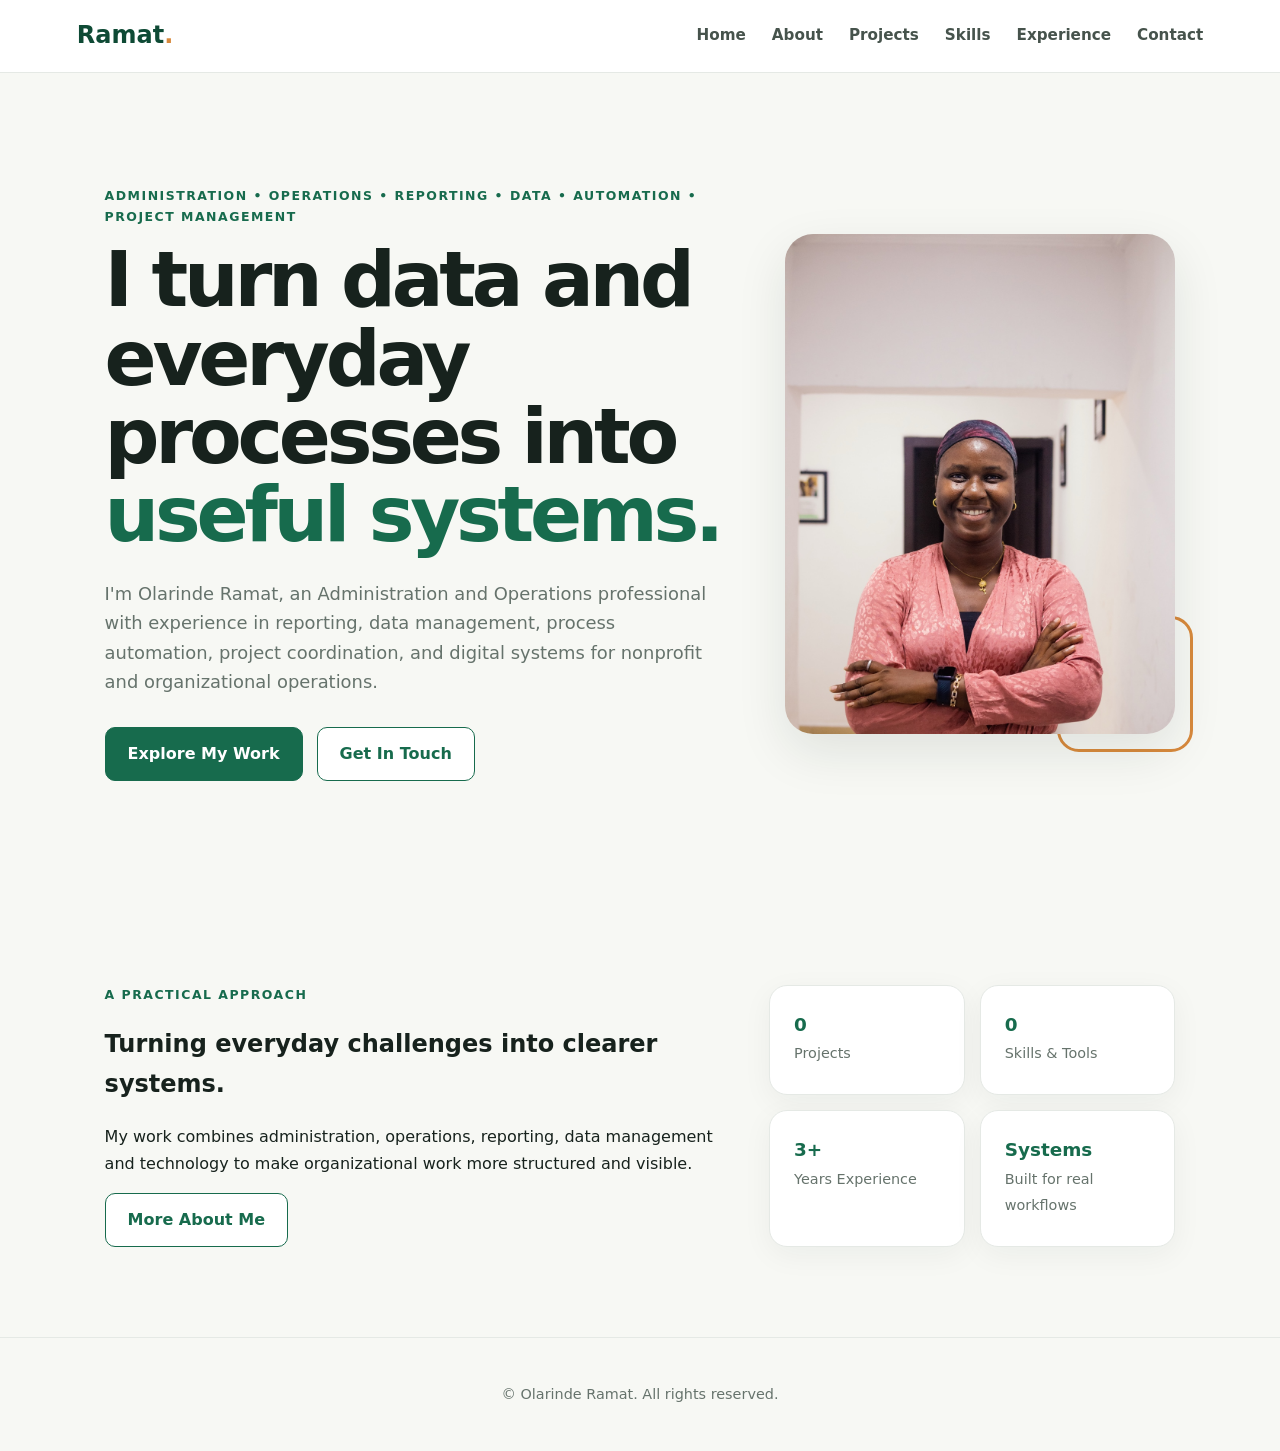
<file: index.html>
<!DOCTYPE html><html lang="en"><head><meta charset="UTF-8"><meta name="viewport" content="width=device-width, initial-scale=1.0"><meta name="description" content="Olarinde Ramat's professional portfolio showcasing administration, operations, reporting, data, automation and digital systems."><title>Olarinde Ramat | Portfolio</title><link rel="stylesheet" href="style.css"></head><body>
<header class="navbar"><a href="index.html" class="logo">Ramat<span>.</span></a><nav id="navMenu"><a href="index.html">Home</a><a href="about.html">About</a><a href="projects.html">Projects</a><a href="skills.html">Skills</a><a href="experience.html">Experience</a><a href="contact.html">Contact</a></nav><button id="menuButton" class="menu-button" aria-label="Open navigation">☰</button></header>
<main><section class="hero section"><div class="hero-content"><p class="eyebrow">ADMINISTRATION • OPERATIONS • REPORTING • DATA • AUTOMATION • PROJECT MANAGEMENT</p><h1>I turn data and everyday processes into <span>useful systems.</span></h1><p class="hero-text">I'm Olarinde Ramat, an Administration and Operations professional with experience in reporting, data management, process automation, project coordination, and digital systems for nonprofit and organizational operations.</p><div class="hero-buttons"><a href="projects.html" class="button primary">Explore My Work</a><a href="contact.html" class="button secondary">Get In Touch</a></div></div><div class="hero-profile"><img src="images/profile.jpg" alt="Olarinde Ramat, portfolio profile photo"></div></section><section class="section"><div class="about-grid"><div><p class="eyebrow">A PRACTICAL APPROACH</p><h2>Turning everyday challenges into clearer systems.</h2><p>My work combines administration, operations, reporting, data management and technology to make organizational work more structured and visible.</p><a href="about.html" class="button secondary">More About Me</a></div><div class="about-highlights"><div class="highlight"><strong id="projectCount">0</strong><span>Projects</span></div><div class="highlight"><strong id="skillCount">0</strong><span>Skills & Tools</span></div><div class="highlight"><strong>3+</strong><span>Years Experience</span></div><div class="highlight"><strong>Systems</strong><span>Built for real workflows</span></div></div></div></section></main><footer><p>© <span id="year"></span> Olarinde Ramat. All rights reserved.</p></footer><script src="script.js"></script></body></html>
</file>
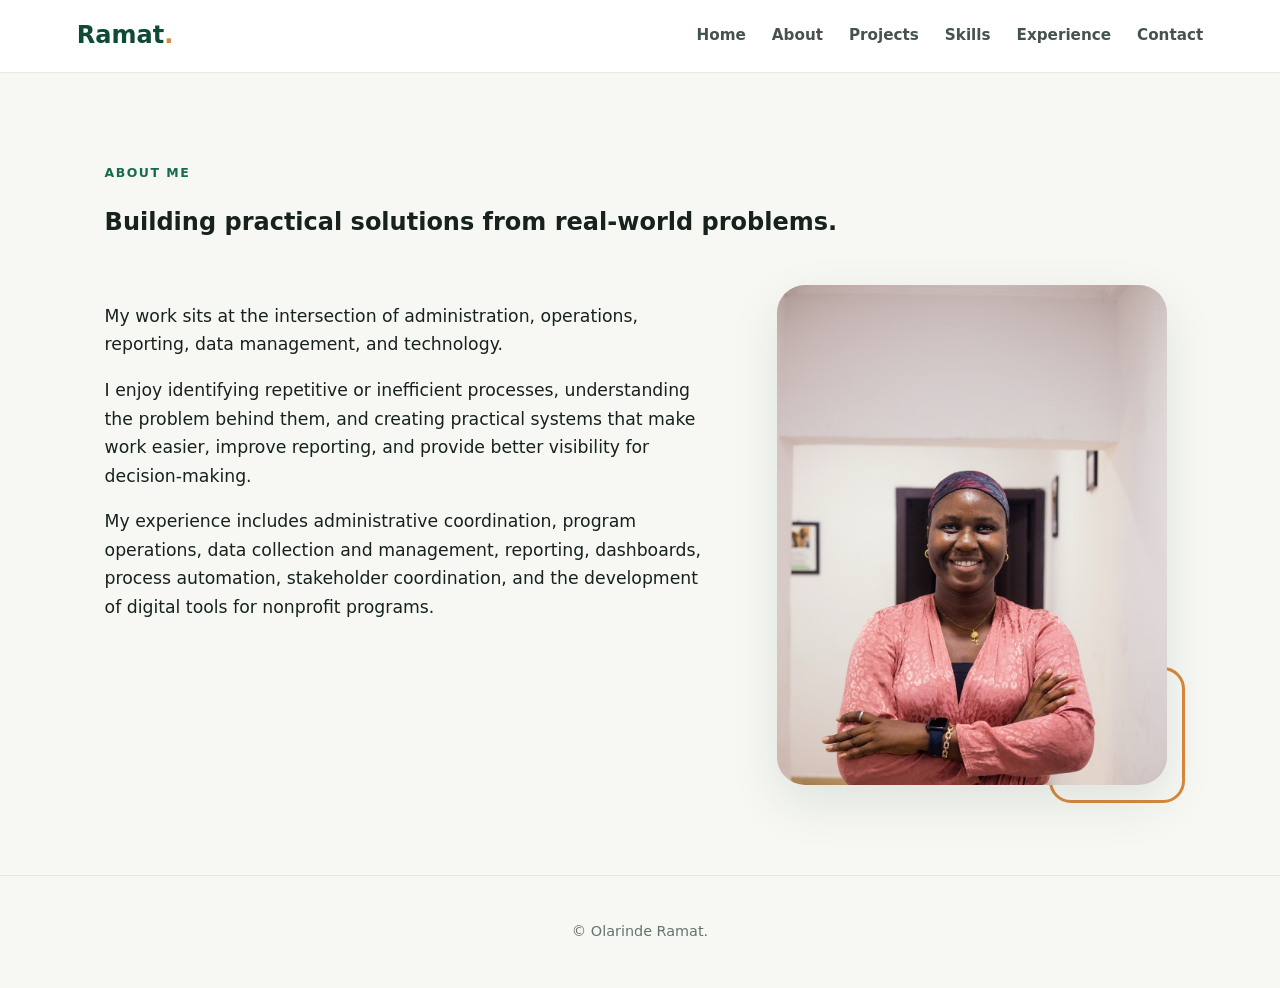
<file: about.html>
<!DOCTYPE html><html lang="en"><head><meta charset="UTF-8"><meta name="viewport" content="width=device-width, initial-scale=1.0"><title>About | Olarinde Ramat</title><link rel="stylesheet" href="style.css"></head><body><header class="navbar"><a href="index.html" class="logo">Ramat<span>.</span></a><nav id="navMenu"><a href="index.html">Home</a><a href="about.html">About</a><a href="projects.html">Projects</a><a href="skills.html">Skills</a><a href="experience.html">Experience</a><a href="contact.html">Contact</a></nav><button id="menuButton" class="menu-button">☰</button></header><main><section class="section"><div class="section-heading"><p class="eyebrow">ABOUT ME</p><h1>Building practical solutions from real-world problems.</h1></div><div class="about-grid"><div class="about-text"><p>My work sits at the intersection of administration, operations, reporting, data management, and technology.</p><p>I enjoy identifying repetitive or inefficient processes, understanding the problem behind them, and creating practical systems that make work easier, improve reporting, and provide better visibility for decision-making.</p><p>My experience includes administrative coordination, program operations, data collection and management, reporting, dashboards, process automation, stakeholder coordination, and the development of digital tools for nonprofit programs.</p></div><div class="hero-profile"><img src="images/profile.jpg" alt="Olarinde Ramat"></div></div></section></main><footer><p>© <span id="year"></span> Olarinde Ramat.</p></footer><script src="script.js"></script></body></html>
</file>
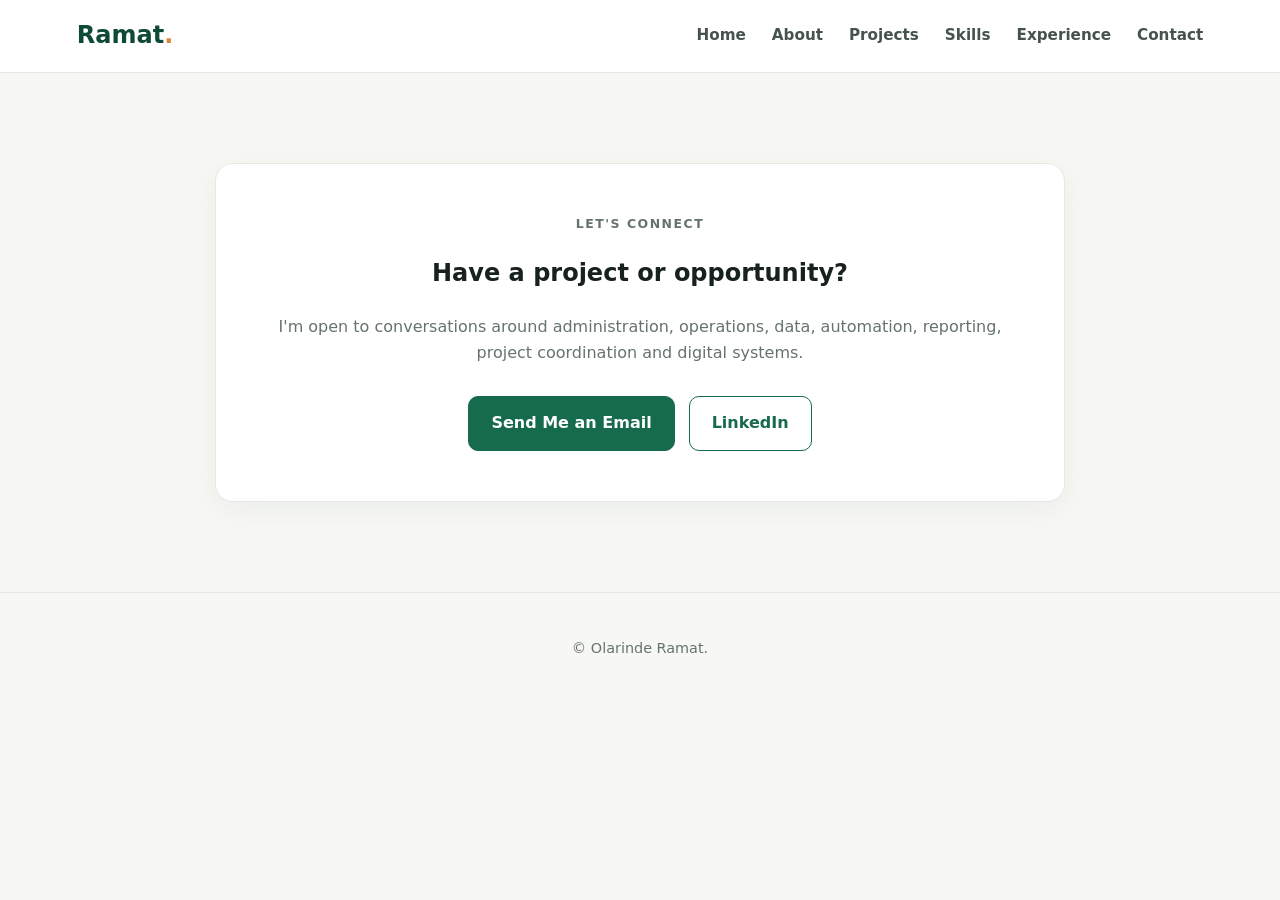
<file: contact.html>
<!DOCTYPE html><html lang="en"><head><meta charset="UTF-8"><meta name="viewport" content="width=device-width, initial-scale=1.0"><title>Contact | Olarinde Ramat</title><link rel="stylesheet" href="style.css"></head><body><header class="navbar"><a href="index.html" class="logo">Ramat<span>.</span></a><nav id="navMenu"><a href="index.html">Home</a><a href="about.html">About</a><a href="projects.html">Projects</a><a href="skills.html">Skills</a><a href="experience.html">Experience</a><a href="contact.html">Contact</a></nav><button id="menuButton" class="menu-button">☰</button></header><main><section class="section"><div class="contact-card"><p class="eyebrow">LET'S CONNECT</p><h1>Have a project or opportunity?</h1><p>I'm open to conversations around administration, operations, data, automation, reporting, project coordination and digital systems.</p><div class="hero-buttons" style="justify-content:center"><a href="mailto:olarinde.ramat@gmail.com" class="button primary">Send Me an Email</a><a href="https://www.linkedin.com/in/ramatolarinde" target="_blank" rel="noopener" class="button secondary">LinkedIn</a></div></div></section></main><footer><p>© <span id="year"></span> Olarinde Ramat.</p></footer><script src="script.js"></script></body></html>
</file>
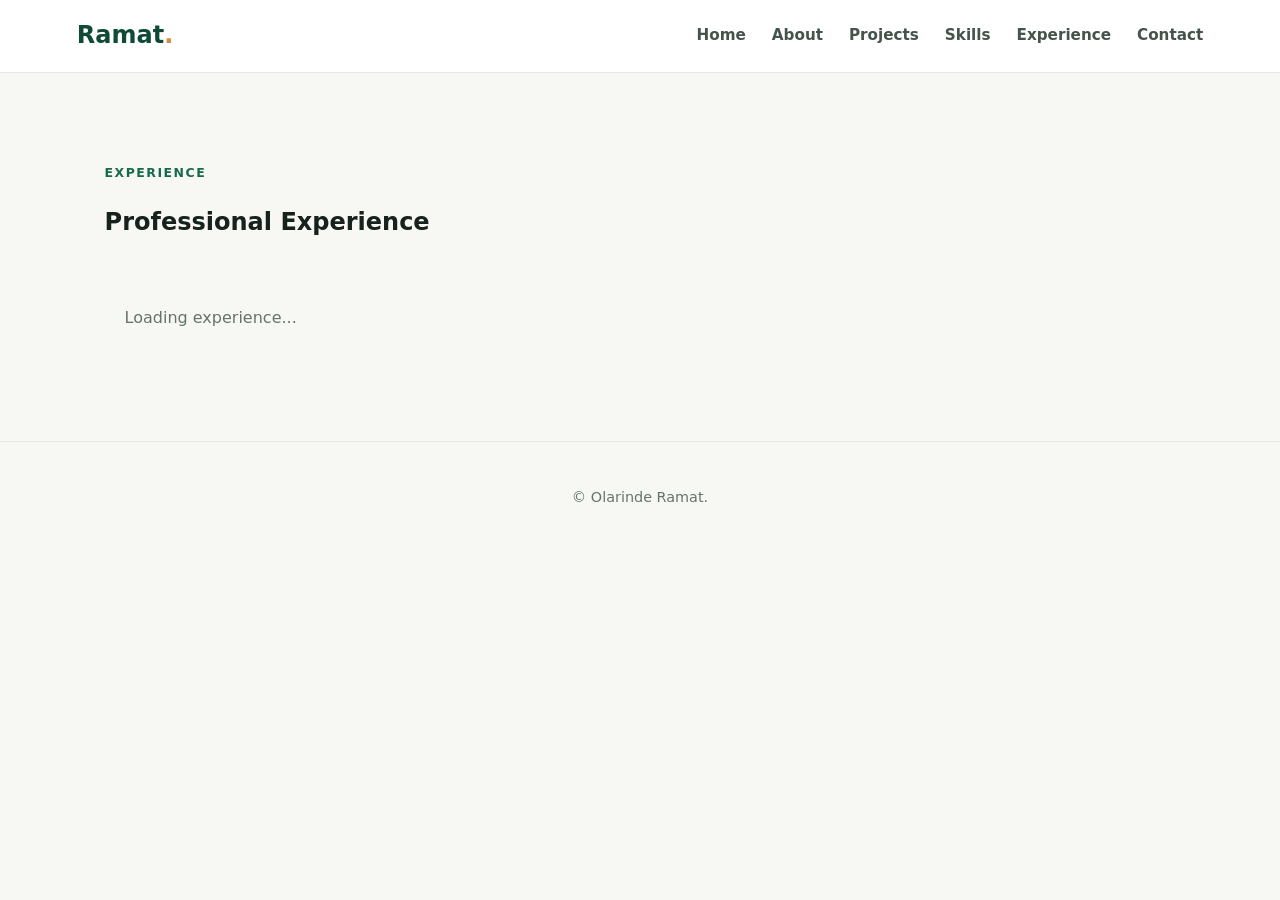
<file: experience.html>
<!DOCTYPE html><html lang="en"><head><meta charset="UTF-8"><meta name="viewport" content="width=device-width, initial-scale=1.0"><title>Experience | Olarinde Ramat</title><link rel="stylesheet" href="style.css"></head><body><header class="navbar"><a href="index.html" class="logo">Ramat<span>.</span></a><nav id="navMenu"><a href="index.html">Home</a><a href="about.html">About</a><a href="projects.html">Projects</a><a href="skills.html">Skills</a><a href="experience.html">Experience</a><a href="contact.html">Contact</a></nav><button id="menuButton" class="menu-button">☰</button></header><main><section class="section"><div class="section-heading"><p class="eyebrow">EXPERIENCE</p><h1>Professional Experience</h1></div><div id="experienceList" class="experience-list"><div class="loading">Loading experience...</div></div></section></main><footer><p>© <span id="year"></span> Olarinde Ramat.</p></footer><script src="script.js"></script></body></html>
</file>
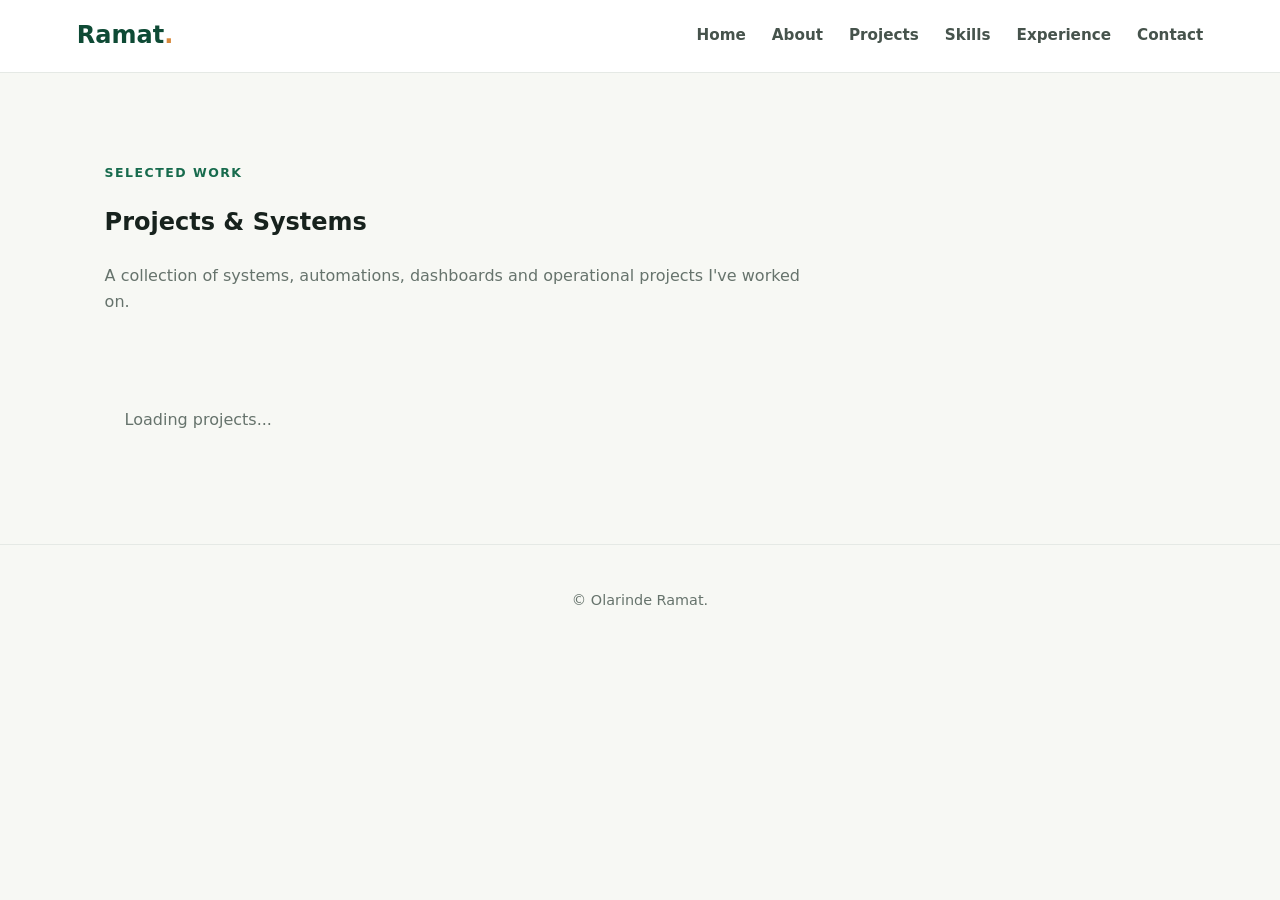
<file: projects.html>
<!DOCTYPE html><html lang="en"><head><meta charset="UTF-8"><meta name="viewport" content="width=device-width, initial-scale=1.0"><title>Projects | Olarinde Ramat</title><link rel="stylesheet" href="style.css"></head><body><header class="navbar"><a href="index.html" class="logo">Ramat<span>.</span></a><nav id="navMenu"><a href="index.html">Home</a><a href="about.html">About</a><a href="projects.html">Projects</a><a href="skills.html">Skills</a><a href="experience.html">Experience</a><a href="contact.html">Contact</a></nav><button id="menuButton" class="menu-button">☰</button></header><main><section class="section projects-section"><div class="section-heading"><p class="eyebrow">SELECTED WORK</p><h1>Projects & Systems</h1><p>A collection of systems, automations, dashboards and operational projects I've worked on.</p></div><div id="categoryFilters" class="filters"></div><div id="projectsGrid" class="projects-grid"><div class="loading">Loading projects...</div></div></section></main><footer><p>© <span id="year"></span> Olarinde Ramat.</p></footer><div id="projectModal" class="modal" aria-hidden="true"><div class="modal-overlay"></div><div class="modal-content"><button id="closeModal" class="close-modal">×</button><div id="modalBody"></div></div></div><script src="script.js"></script></body></html>
</file>
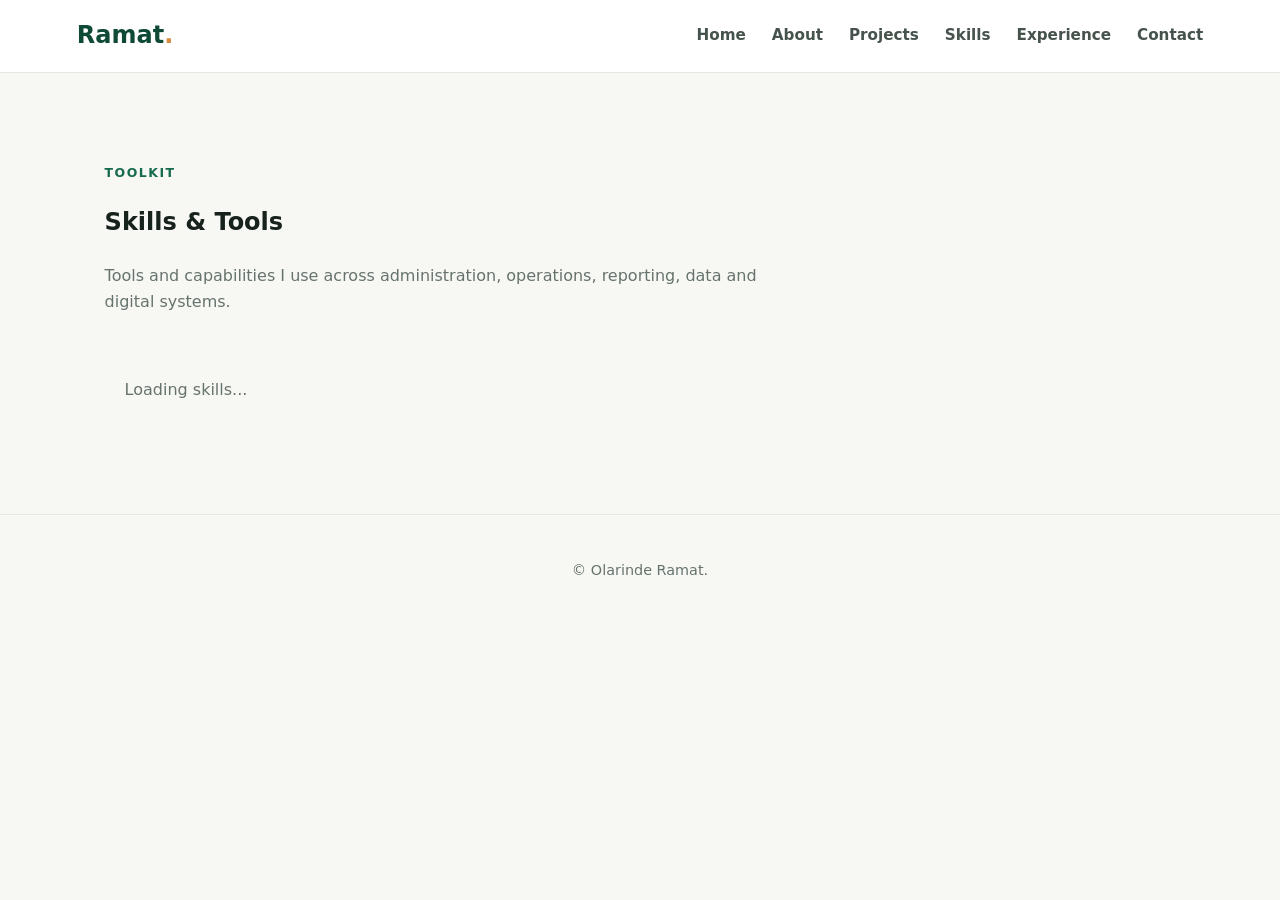
<file: skills.html>
<!DOCTYPE html><html lang="en"><head><meta charset="UTF-8"><meta name="viewport" content="width=device-width, initial-scale=1.0"><title>Skills | Olarinde Ramat</title><link rel="stylesheet" href="style.css"></head><body><header class="navbar"><a href="index.html" class="logo">Ramat<span>.</span></a><nav id="navMenu"><a href="index.html">Home</a><a href="about.html">About</a><a href="projects.html">Projects</a><a href="skills.html">Skills</a><a href="experience.html">Experience</a><a href="contact.html">Contact</a></nav><button id="menuButton" class="menu-button">☰</button></header><main><section class="section"><div class="section-heading"><p class="eyebrow">TOOLKIT</p><h1>Skills & Tools</h1><p>Tools and capabilities I use across administration, operations, reporting, data and digital systems.</p></div><div id="skillsGrid" class="skills-grid"><div class="loading">Loading skills...</div></div></section></main><footer><p>© <span id="year"></span> Olarinde Ramat.</p></footer><script src="script.js"></script></body></html>
</file>
<file: style.css>
:root{--green:#176b4d;--green-dark:#0e4a35;--orange:#d8893c;--cream:#f7f8f4;--text:#17221d;--muted:#66736c;--white:#fff;--border:#e5e9e5;--shadow:0 18px 50px rgba(18,43,31,.10)}*{box-sizing:border-box}html{scroll-behavior:smooth}body{margin:0;font-family:Inter,system-ui,-apple-system,BlinkMacSystemFont,"Segoe UI",sans-serif;color:var(--text);background:var(--cream);line-height:1.65}a{text-decoration:none;color:inherit}.navbar{position:sticky;top:0;z-index:50;background:rgba(255,255,255,.94);backdrop-filter:blur(12px);border-bottom:1px solid var(--border);display:flex;align-items:center;justify-content:space-between;padding:16px 6%;}.logo{font-size:1.5rem;font-weight:800;color:var(--green-dark)}.logo span{color:var(--orange)}nav{display:flex;gap:26px;align-items:center}nav a{font-weight:600;color:#46534c;font-size:.95rem}nav a:hover,nav a.active{color:var(--green)}.menu-button{display:none;border:0;background:none;font-size:1.6rem}.section{padding:90px 7%;max-width:1250px;margin:auto}.hero{min-height:calc(100vh - 78px);display:grid;grid-template-columns:1.25fr .75fr;gap:60px;align-items:center}.eyebrow{color:var(--green);font-size:.78rem;font-weight:800;letter-spacing:.12em;margin:0 0 14px}.hero h1{font-size:clamp(2.8rem,6vw,5.5rem);line-height:1.02;max-width:800px;margin:0 0 24px;letter-spacing:-.055em}.hero h1 span{color:var(--green)}.hero-text{font-size:1.12rem;color:var(--muted);max-width:700px}.hero-buttons{display:flex;gap:14px;flex-wrap:wrap;margin-top:30px}.button{display:inline-block;padding:13px 22px;border-radius:10px;font-weight:750;border:1px solid var(--green)}.button.primary{background:var(--green);color:#fff}.button.secondary{color:var(--green);background:#fff}.hero-profile{justify-self:center;position:relative}.hero-profile img{width:min(390px,75vw);height:500px;object-fit:cover;object-position:center top;border-radius:28px;box-shadow:var(--shadow);display:block}.hero-profile:after{content:"";position:absolute;right:-18px;bottom:-18px;width:130px;height:130px;border:3px solid var(--orange);border-radius:22px;z-index:-1}.section-heading{margin-bottom:42px}.section-heading h2{font-size:clamp(2rem,4vw,3.5rem);line-height:1.1;margin:0 0 14px;letter-spacing:-.035em}.section-heading>p:last-child{color:var(--muted);max-width:700px}.about-grid,.contact-grid{display:grid;grid-template-columns:1.2fr .8fr;gap:55px}.about-text p{font-size:1.08rem}.about-highlights{display:grid;grid-template-columns:1fr 1fr;gap:15px}.highlight,.skill-card,.project-card,.experience-card,.contact-card{background:#fff;border:1px solid var(--border);border-radius:18px;box-shadow:0 8px 30px rgba(18,43,31,.05)}.highlight{padding:24px}.highlight strong{display:block;color:var(--green);font-size:1.15rem}.highlight span{color:var(--muted);font-size:.9rem}.filters{display:flex;gap:10px;flex-wrap:wrap;margin-bottom:30px}.filter{border:1px solid var(--border);background:#fff;padding:9px 15px;border-radius:999px;cursor:pointer}.filter.active,.filter:hover{background:var(--green);color:#fff;border-color:var(--green)}.projects-grid{display:grid;grid-template-columns:repeat(3,1fr);gap:22px}.project-card{overflow:hidden}.project-image{height:190px;background:#e9efeb;display:flex;align-items:center;justify-content:center;color:var(--muted)}.project-image img{width:100%;height:100%;object-fit:cover}.project-body{padding:22px}.project-body h3{margin:0 0 8px}.project-body p{color:var(--muted);font-size:.92rem}.project-category{font-size:.72rem;text-transform:uppercase;letter-spacing:.1em;color:var(--green);font-weight:800}.project-link{color:var(--green);font-weight:700}.skills-grid{display:grid;grid-template-columns:repeat(3,1fr);gap:18px}.skill-card{padding:22px}.skill-card h3{margin:0 0 5px}.skill-card p{margin:0;color:var(--muted);font-size:.9rem}.experience-list{display:grid;gap:18px}.experience-card{padding:26px}.experience-card h3{margin:0}.experience-meta{color:var(--green);font-weight:700}.experience-card p{color:var(--muted)}.contact-card{padding:50px;text-align:center;max-width:850px;margin:auto}.contact-card p{color:var(--muted)}footer{padding:30px 7%;border-top:1px solid var(--border);text-align:center;color:var(--muted);font-size:.9rem}.loading{color:var(--muted);padding:20px}.modal{display:none;position:fixed;inset:0;z-index:100}.modal.show{display:block}.modal-overlay{position:absolute;inset:0;background:rgba(0,0,0,.55)}.modal-content{position:relative;background:#fff;width:min(850px,92vw);max-height:88vh;overflow:auto;margin:6vh auto;border-radius:20px;padding:35px}.close-modal{position:absolute;right:18px;top:14px;border:0;background:none;font-size:2rem;cursor:pointer}.modal-content h2{margin-top:0}.modal-content p{color:var(--muted)}@media(max-width:900px){.hero{grid-template-columns:1fr;text-align:center}.hero-profile{order:-1}.hero-profile img{height:430px}.hero-buttons{justify-content:center}.about-grid,.contact-grid{grid-template-columns:1fr}.projects-grid{grid-template-columns:repeat(2,1fr)}.skills-grid{grid-template-columns:repeat(2,1fr)}}@media(max-width:680px){
.navbar{padding:14px 5%;position:sticky;top:0;z-index:200;}
.menu-button{display:block;position:relative;z-index:230;width:44px;height:44px;border:1px solid var(--border);border-radius:10px;background:#fff;color:var(--green-dark);font-size:1.5rem;line-height:1;cursor:pointer;}
nav{display:flex;position:fixed;top:0;right:0;bottom:0;left:auto;width:min(78vw,300px);height:100vh;background:#fff;padding:88px 24px 30px;flex-direction:column;align-items:flex-start;gap:6px;border-left:1px solid var(--border);box-shadow:-18px 0 45px rgba(18,43,31,.16);transform:translateX(105%);transition:transform .28s ease;z-index:220;overflow-y:auto;}
nav.open{transform:translateX(0);}
nav a{width:100%;padding:13px 14px;border-radius:10px;font-size:1rem;}
nav a:hover,nav a.active{background:#f1f6f3;color:var(--green);}
.nav-overlay{position:fixed;inset:0;background:rgba(10,25,18,.45);opacity:0;visibility:hidden;transition:opacity .28s ease,visibility .28s ease;z-index:190;}
.nav-overlay.show{opacity:1;visibility:visible;}
body.menu-open{overflow:hidden;}
.section{padding:65px 5%}.hero{min-height:auto;padding-top:55px}.hero h1{font-size:2.7rem}.hero-profile img{width:280px;height:360px}.projects-grid,.skills-grid,.about-highlights{grid-template-columns:1fr}.contact-card{padding:32px 22px}
}
</file>
